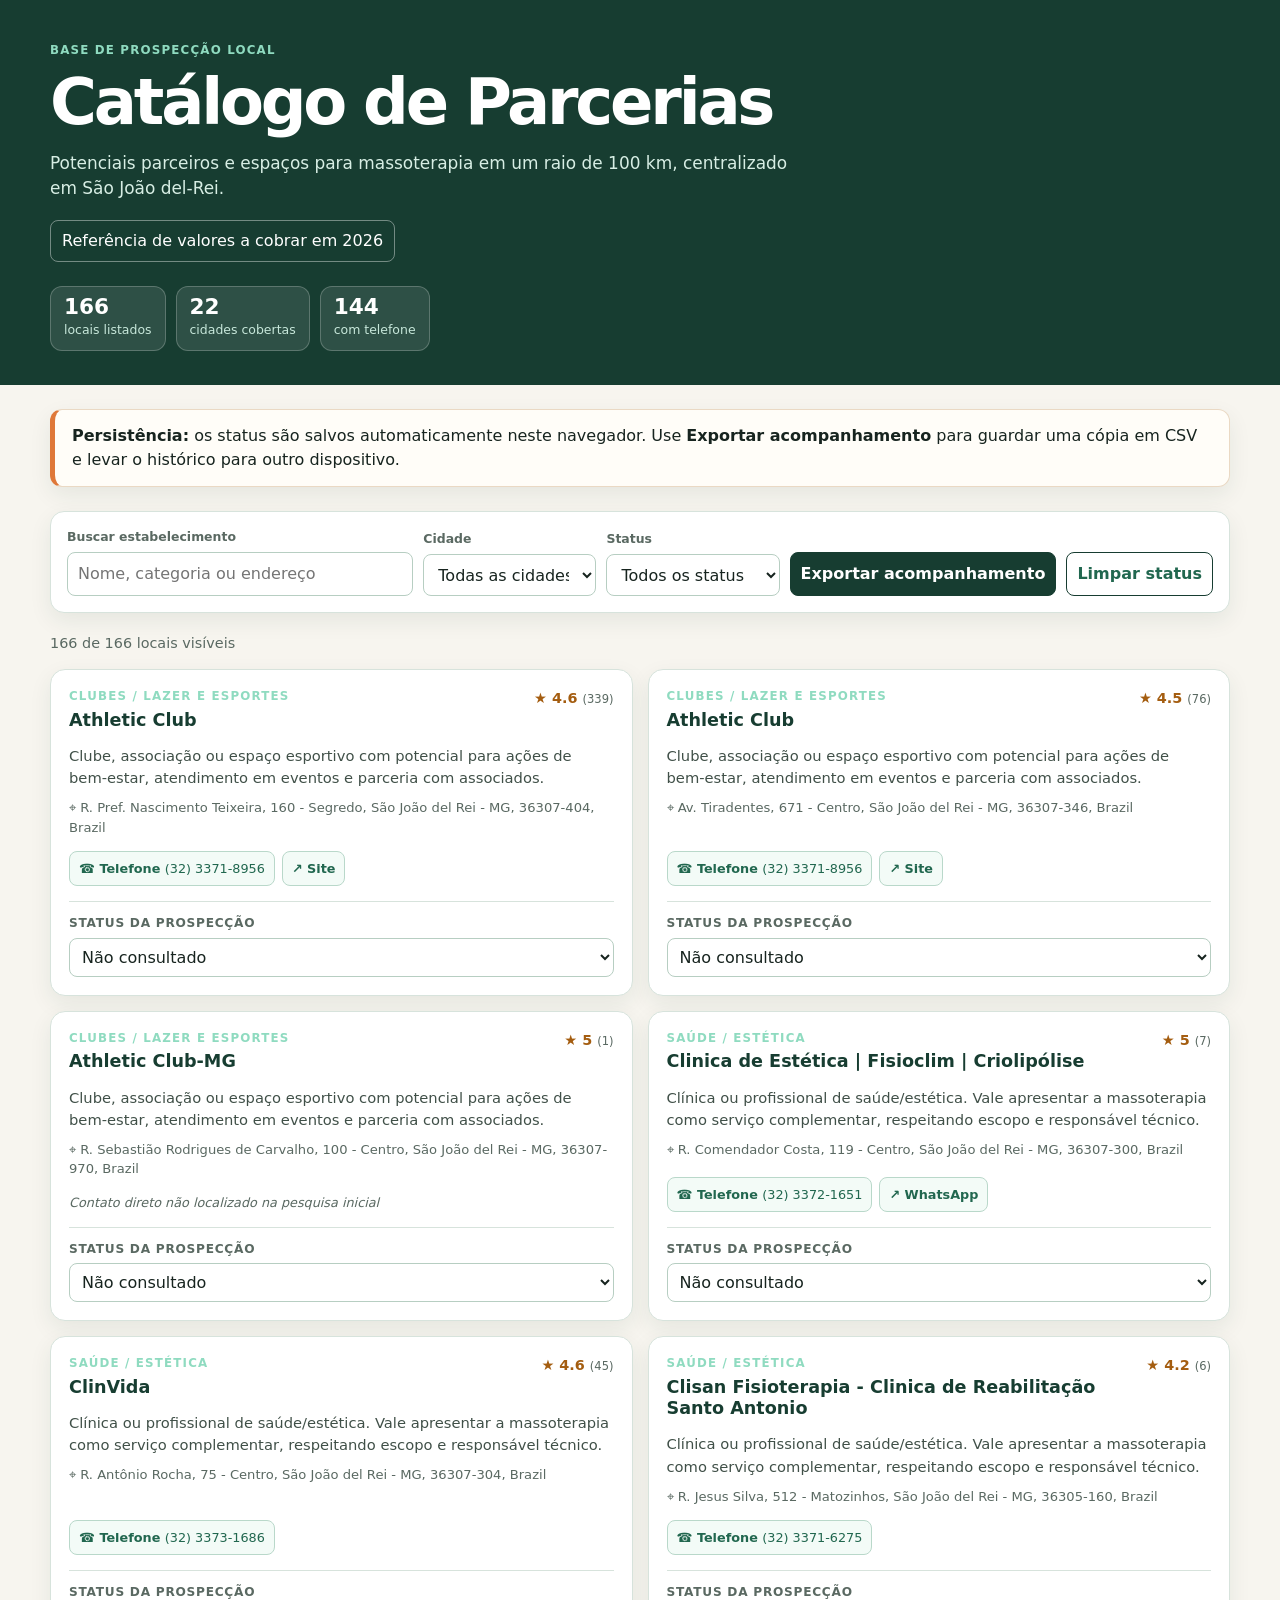
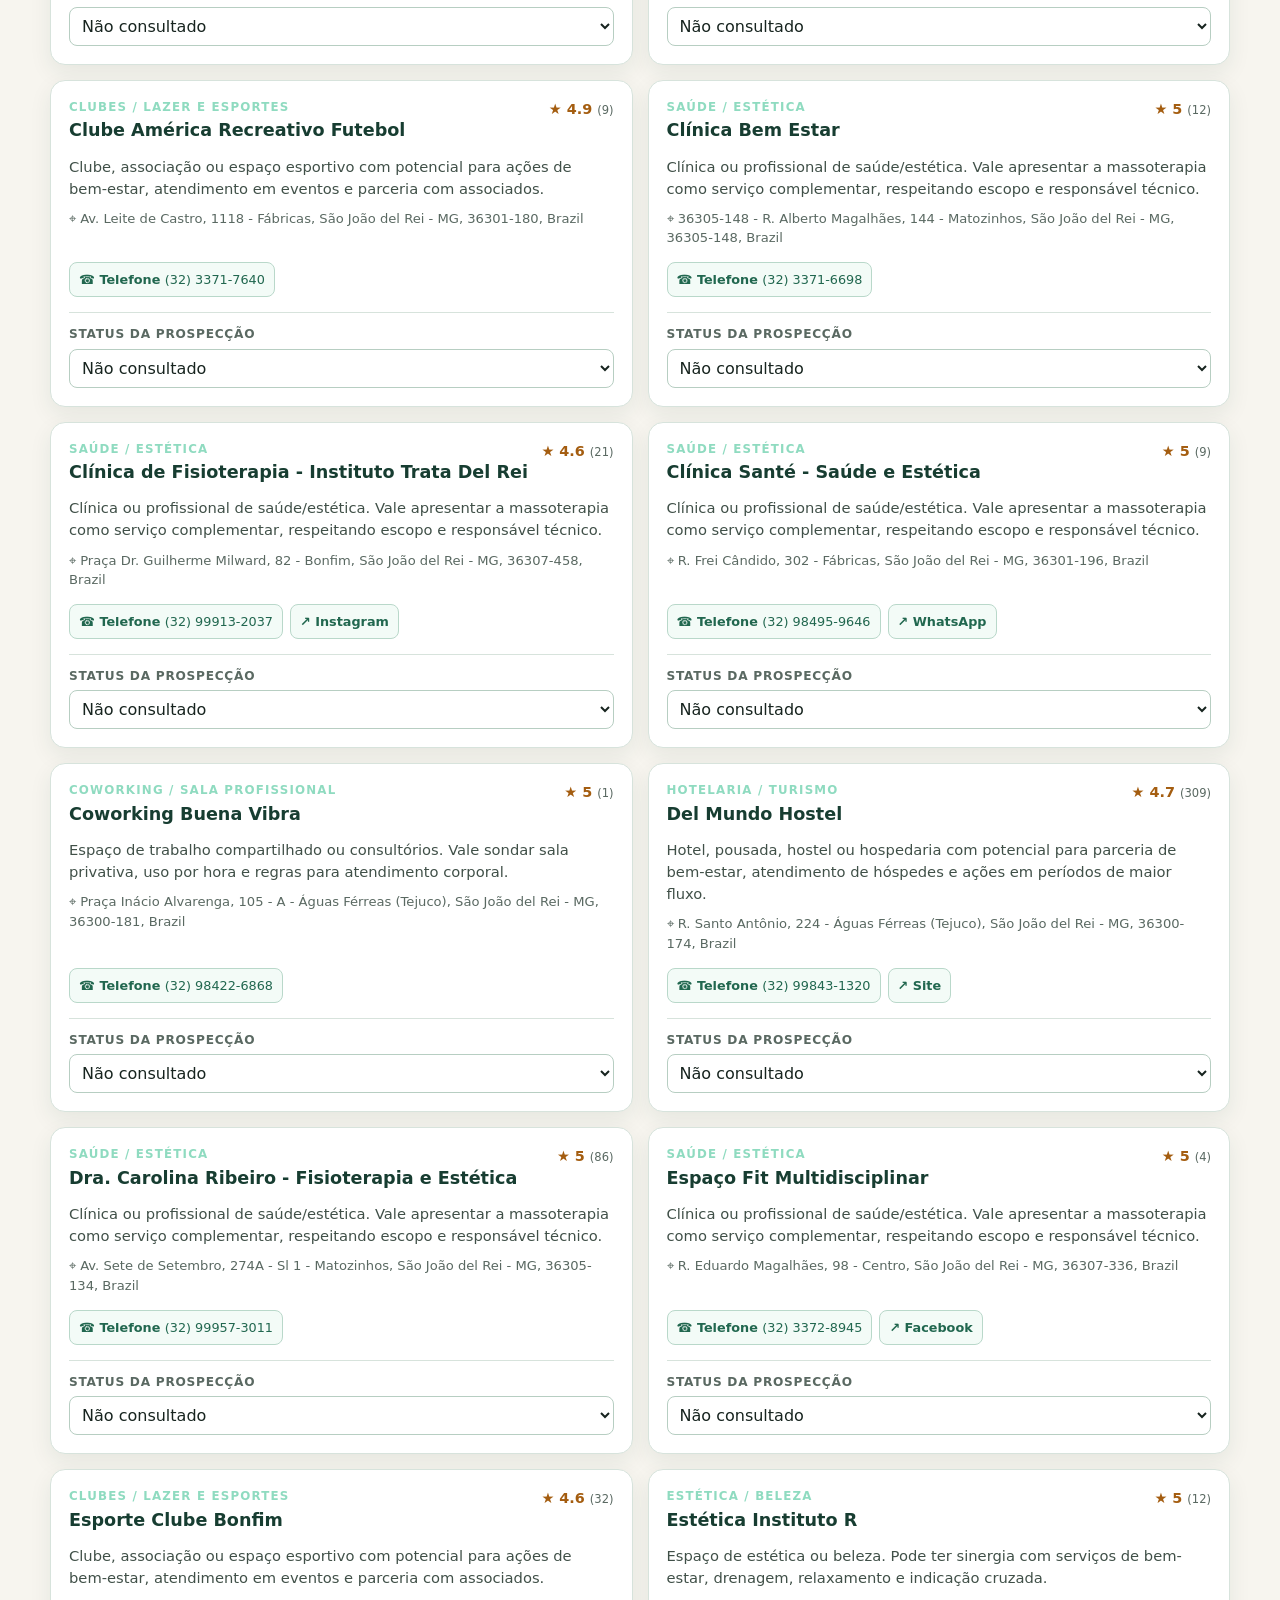
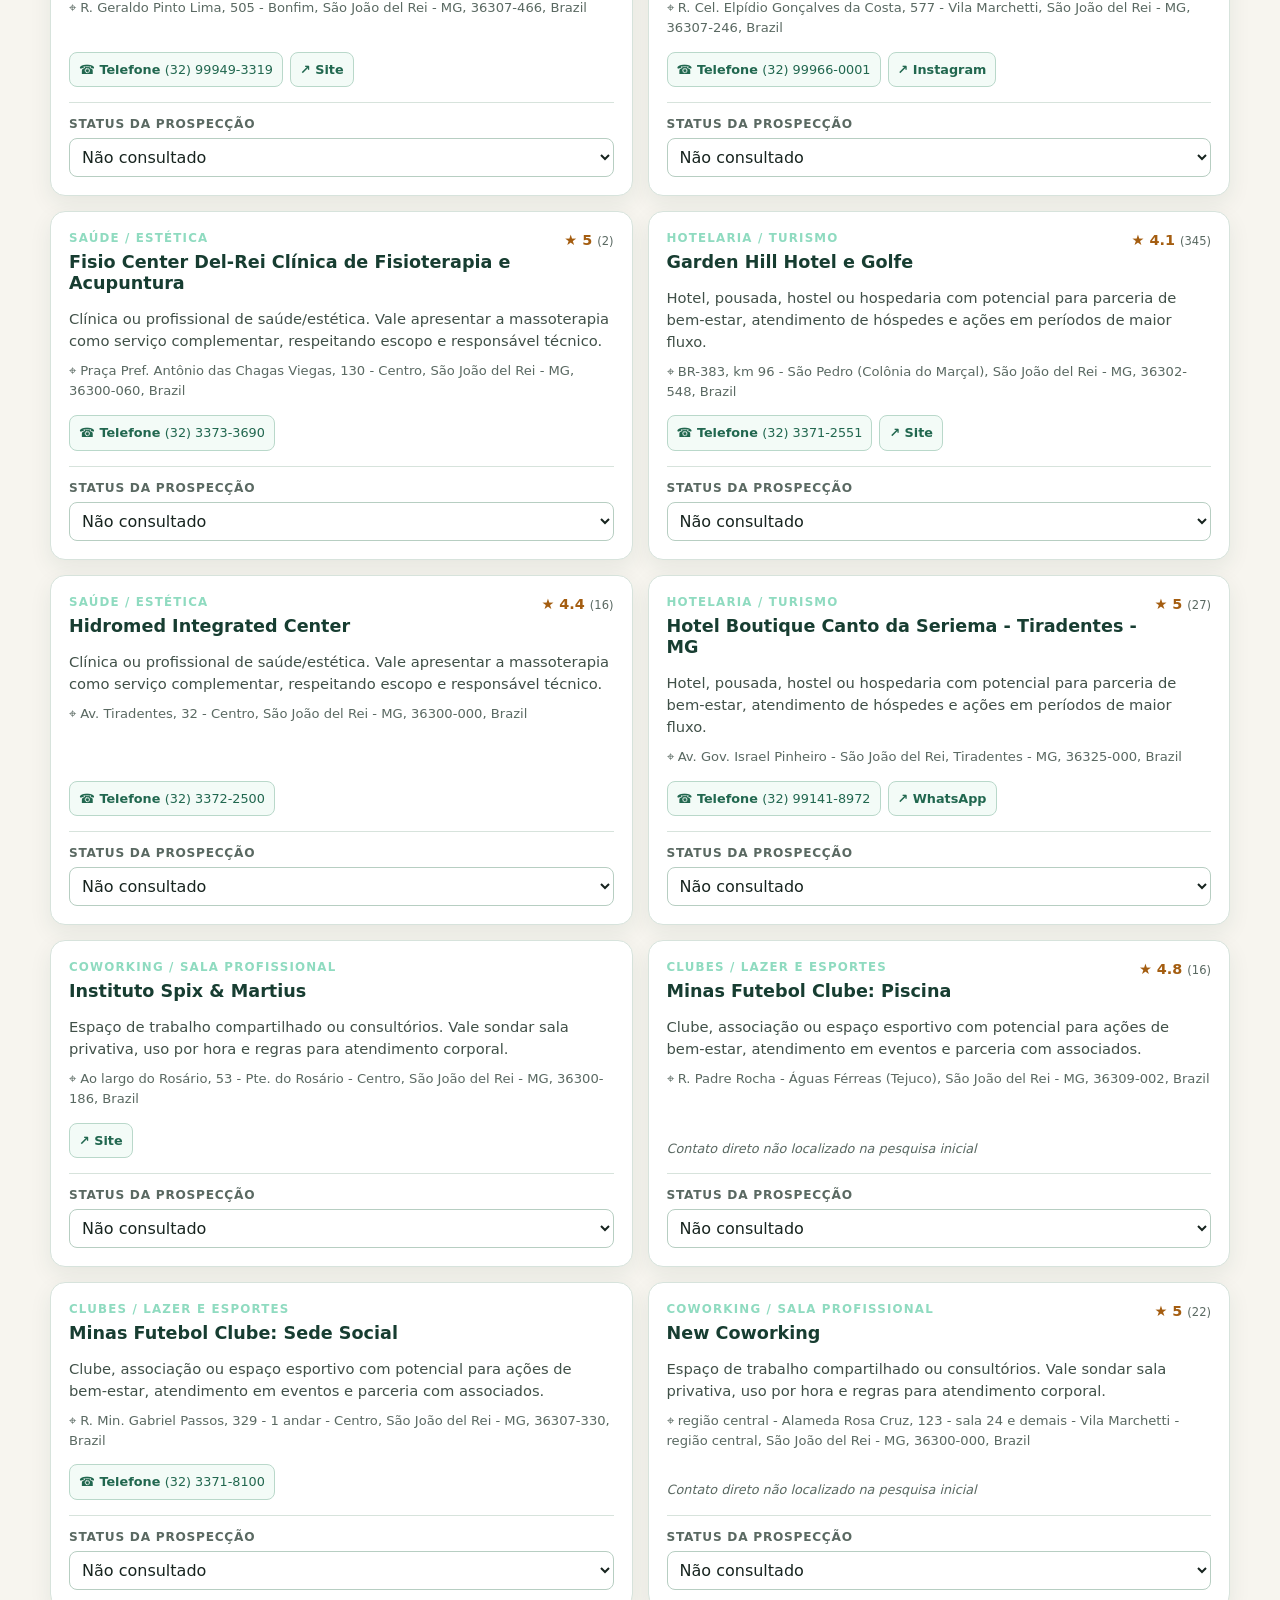
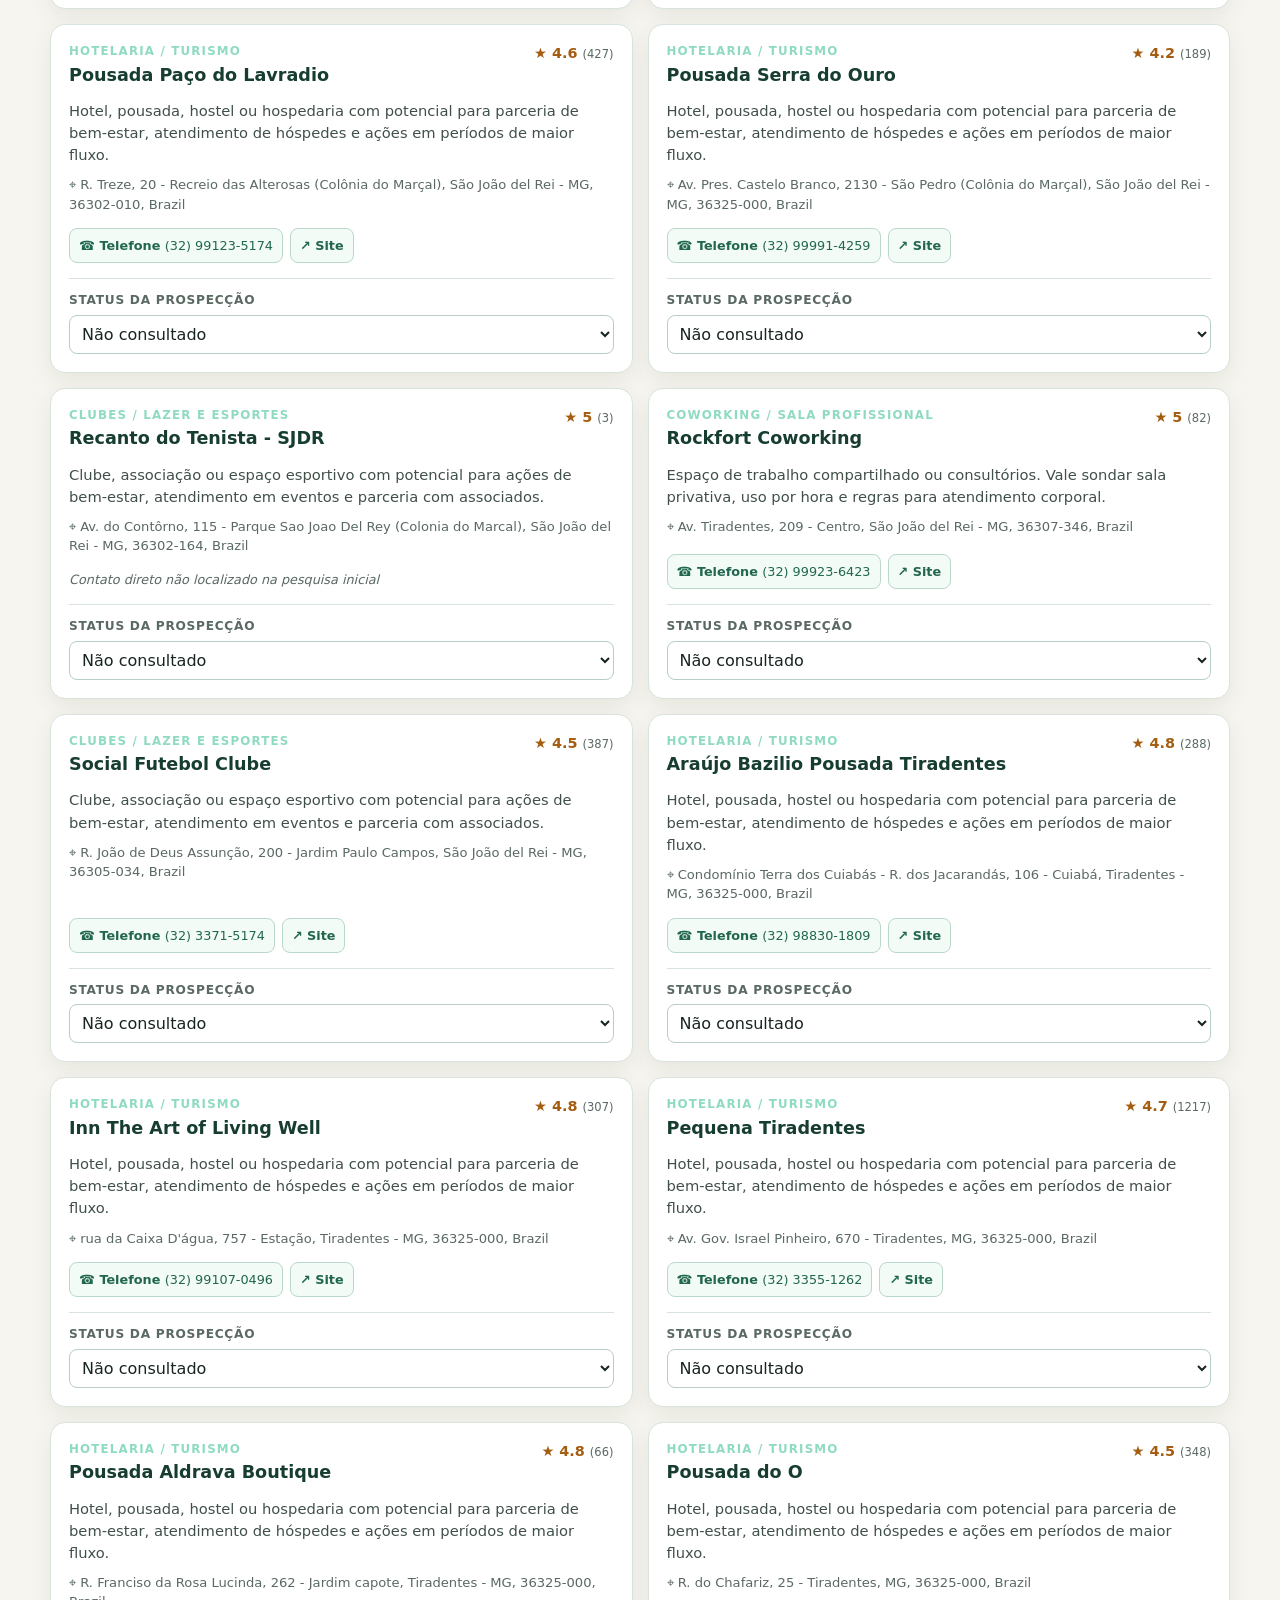
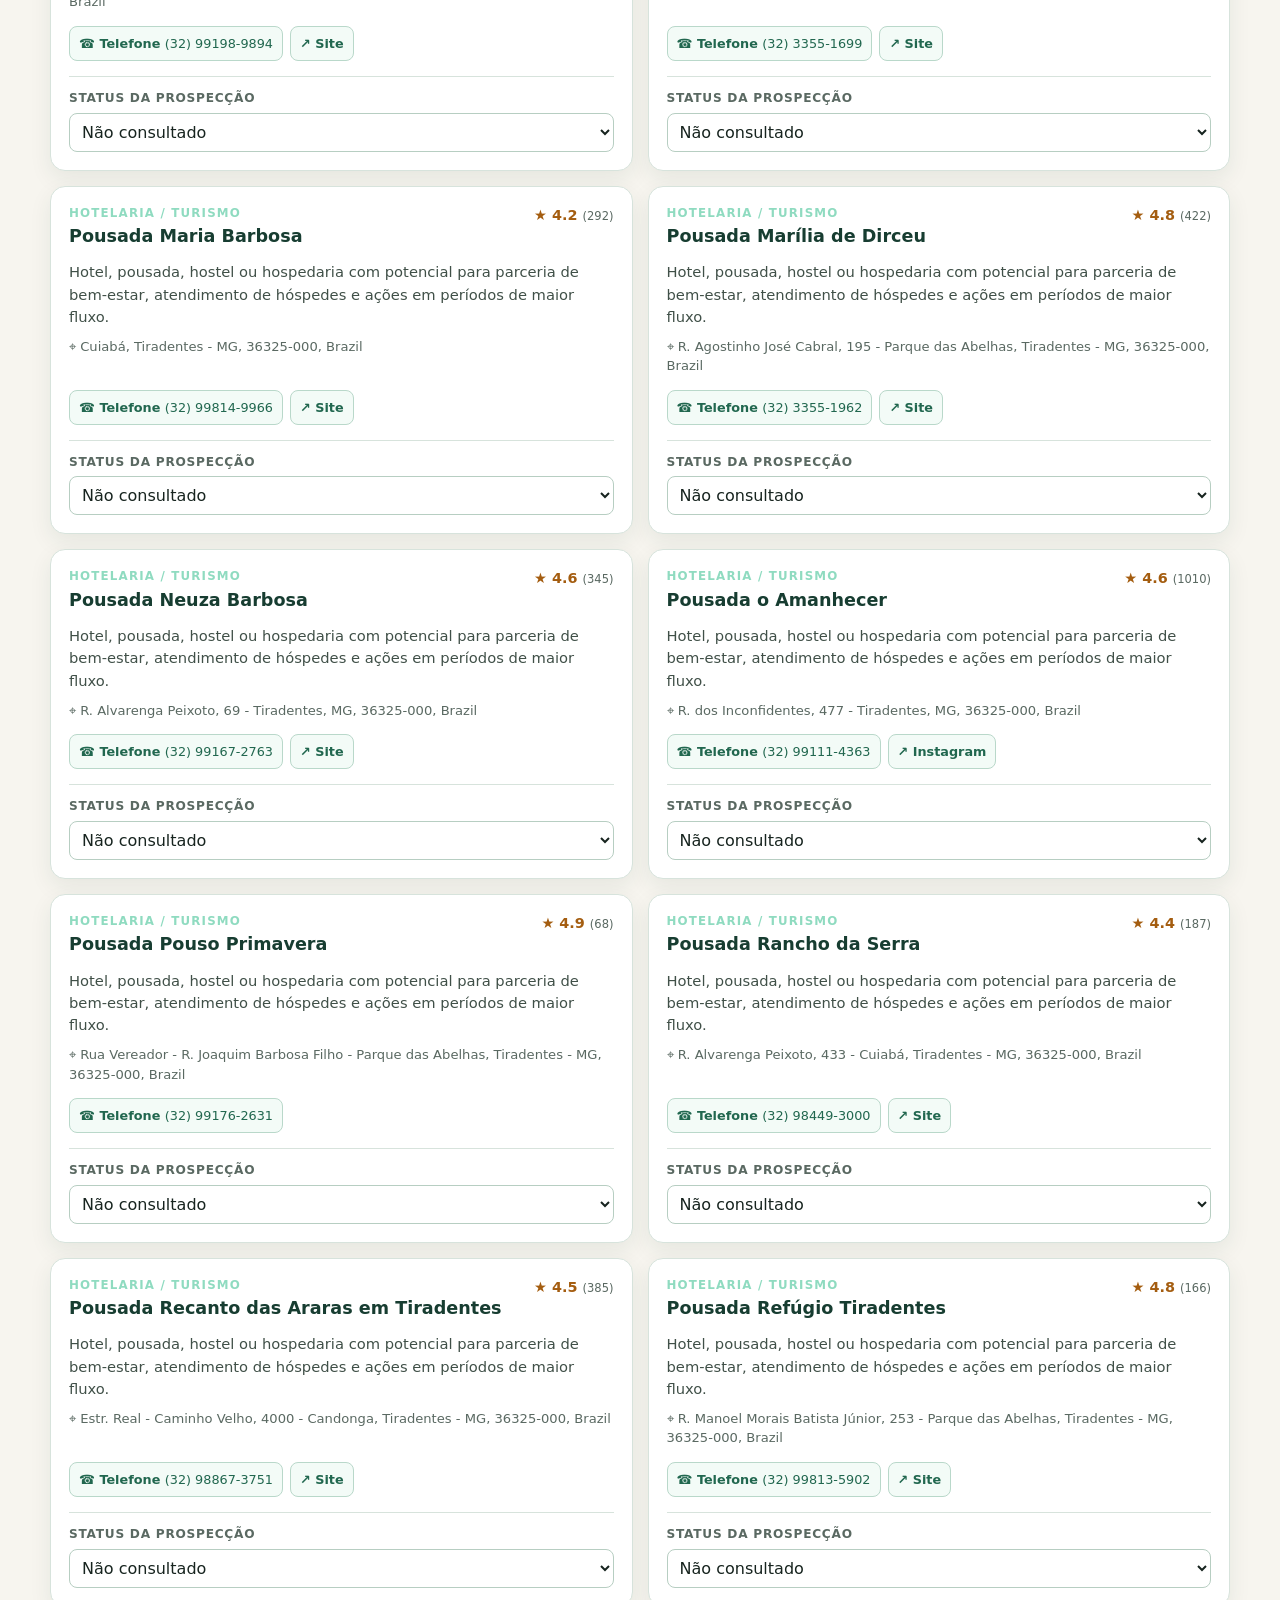
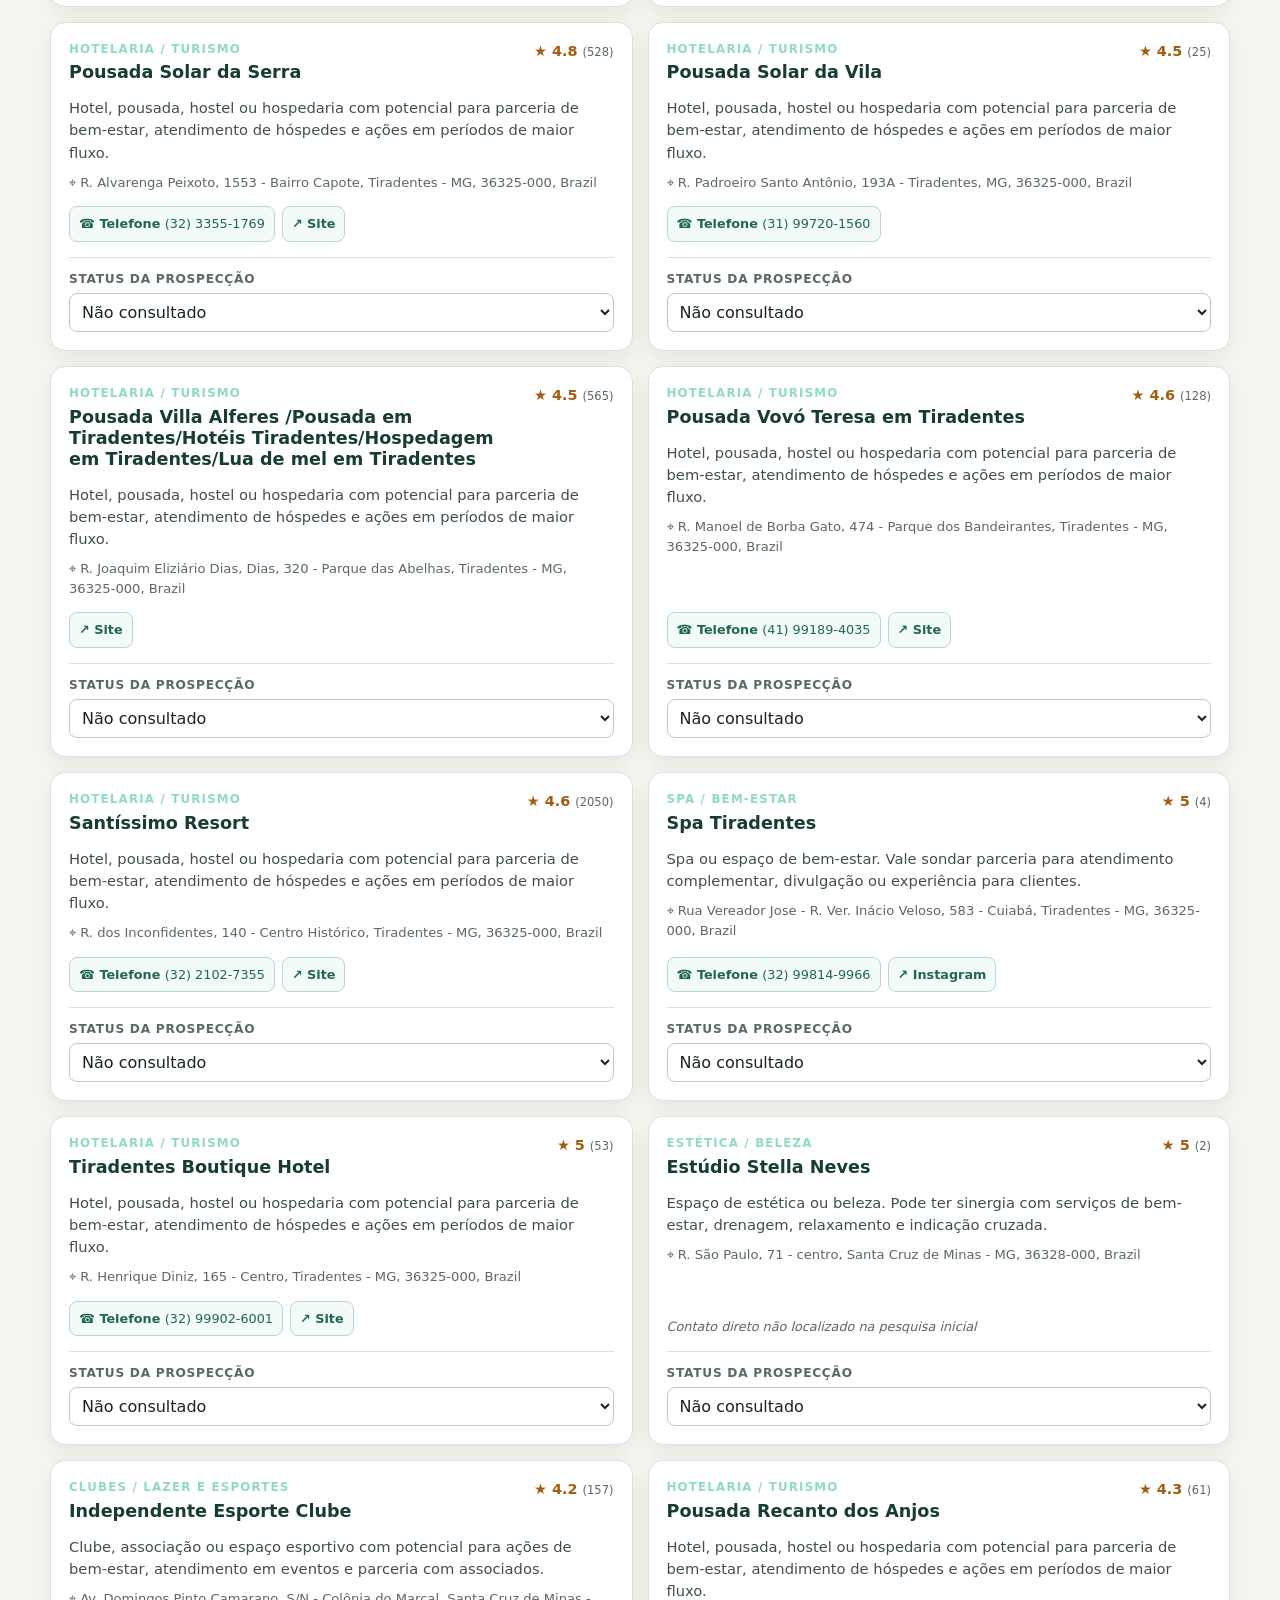
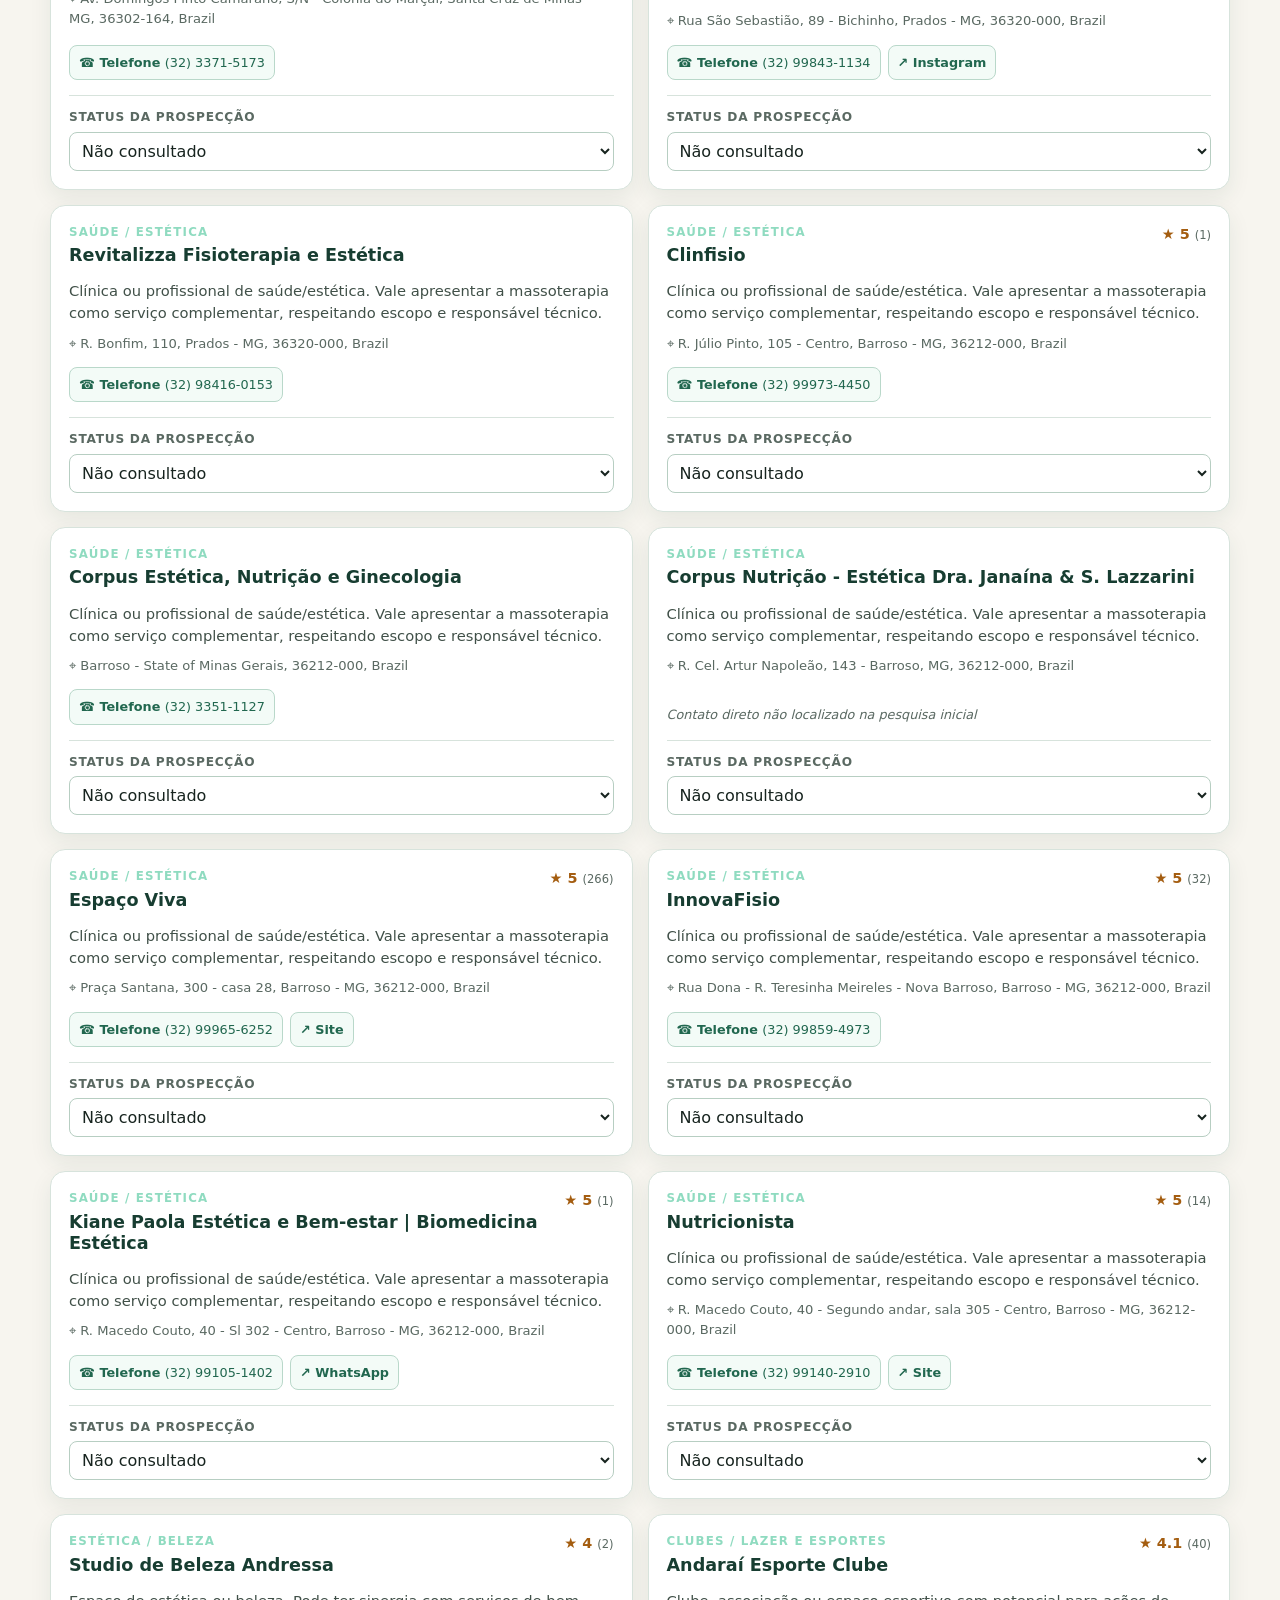
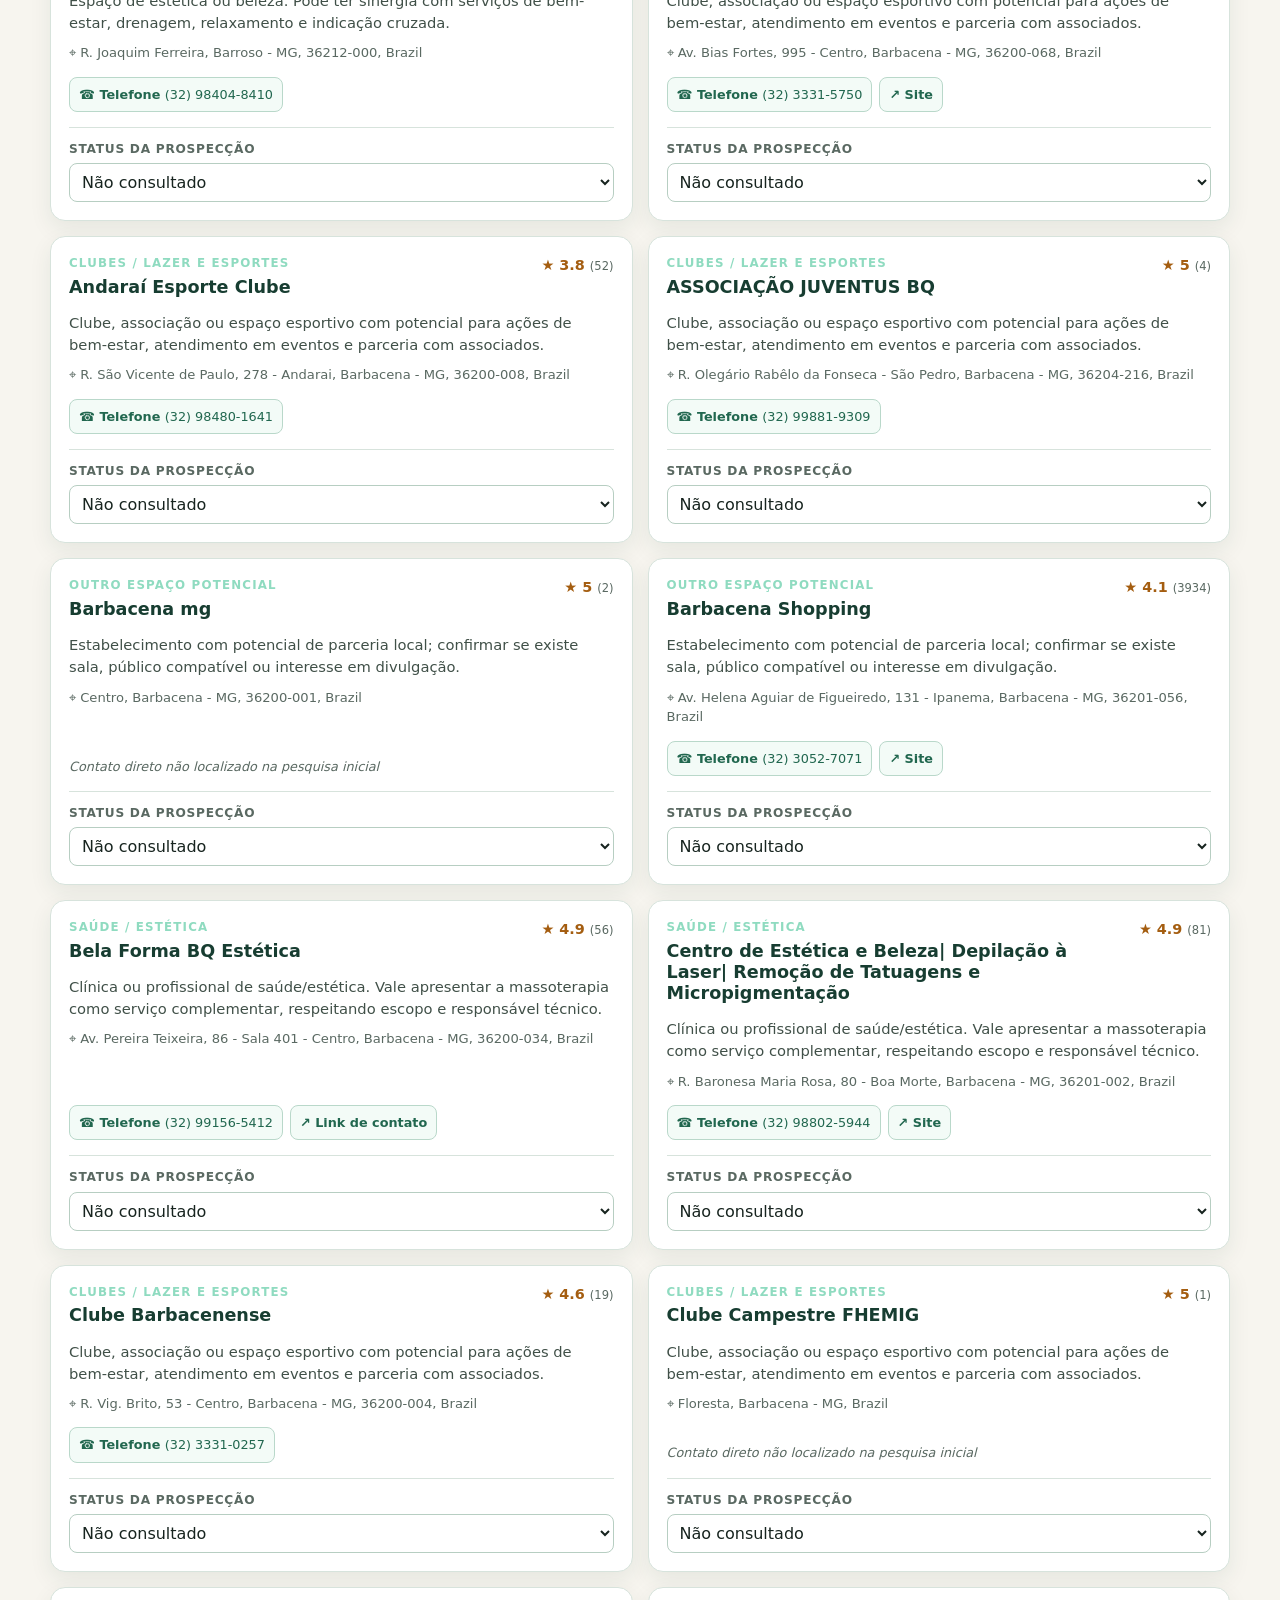
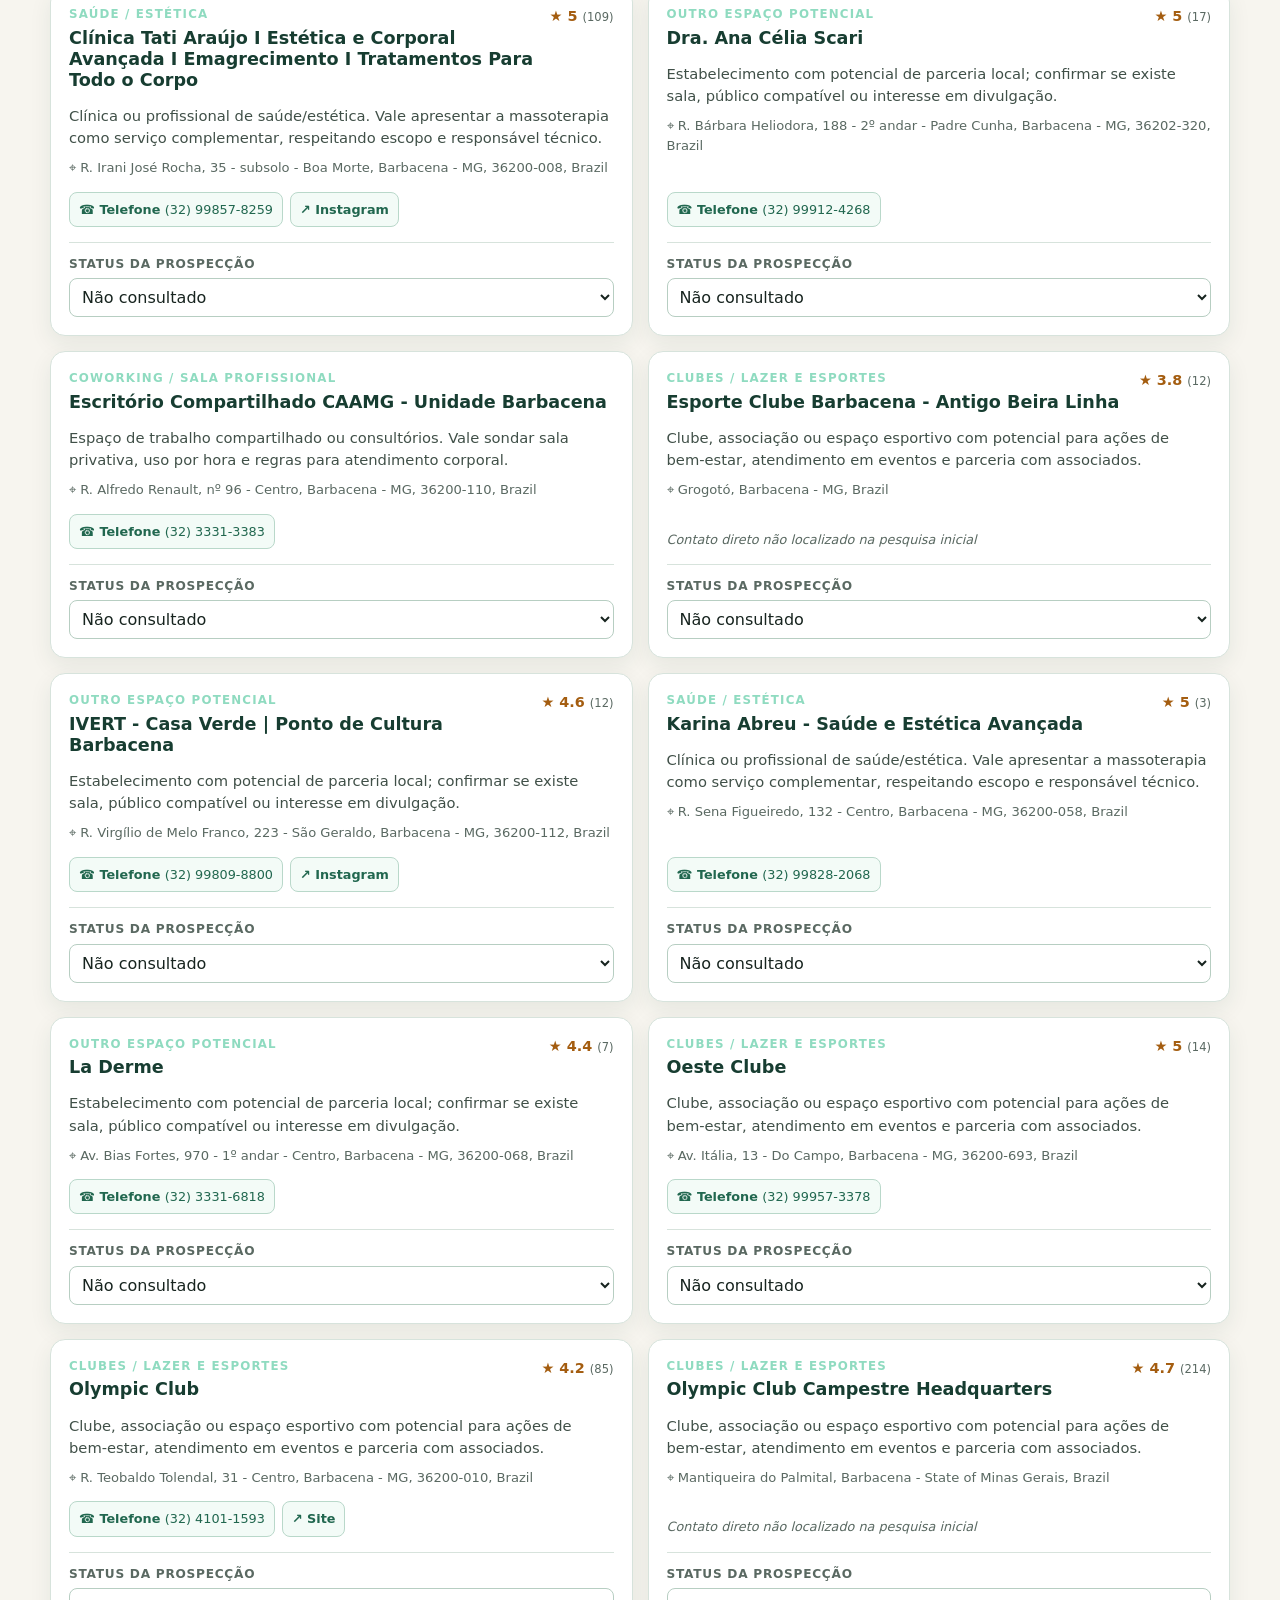
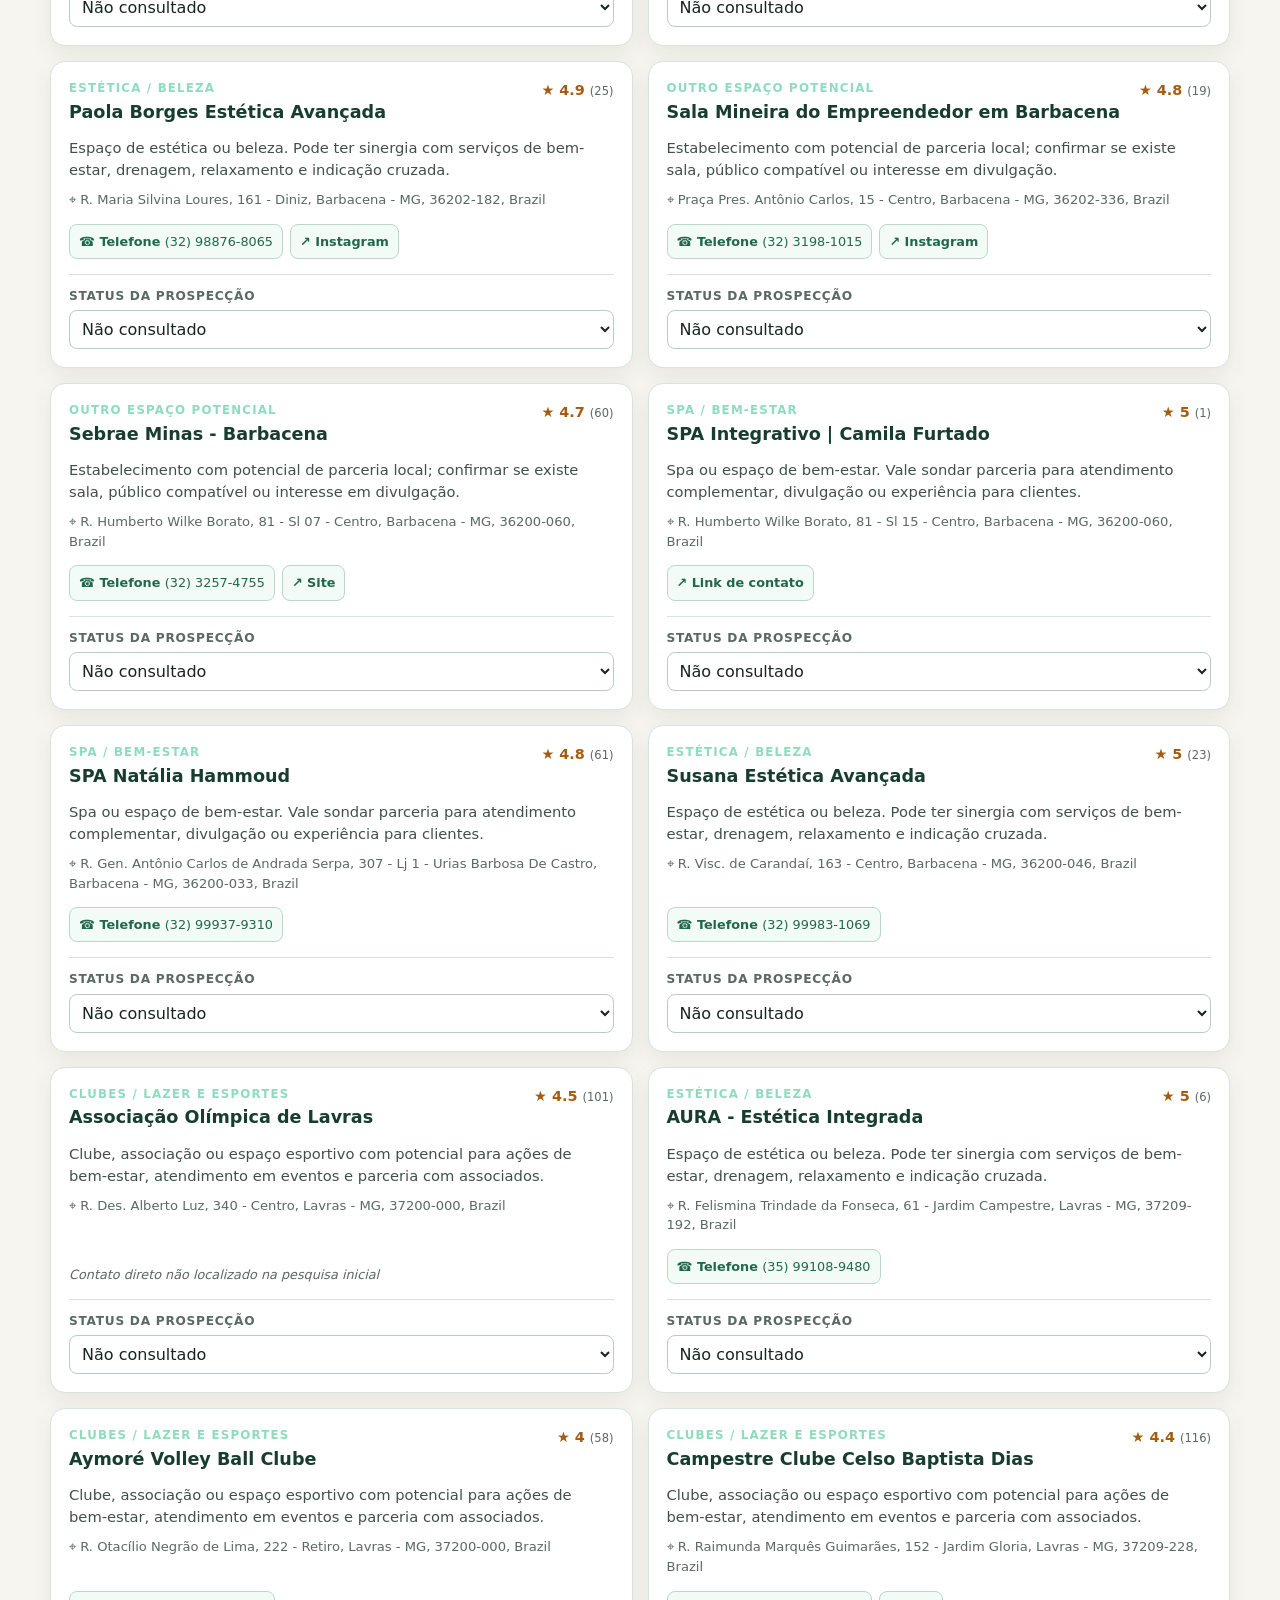
<file: index.html>
<!doctype html><html lang="pt-BR"><head><meta charset="utf-8"><title>Catálogo de Parcerias</title><meta name="description" content="Catálogo de potenciais parceiros para massoterapia em um raio de 100 km de São João del-Rei."><meta name="viewport" content="width=device-width, initial-scale=1"><meta name="theme-color" content="#173d31"><meta property="og:type" content="website"><meta property="og:title" content="Catálogo de Parcerias"><meta property="og:description" content="Potenciais parceiros, coworkings, clínicas, spas e hotéis para massoterapia em até 100 km de São João del-Rei."><link rel="stylesheet" href="assets/css/style.css?v=7"></head><body><header class="hero"><div class="wrap"><div class="kicker">Base de prospecção local</div><h1>Catálogo de Parcerias</h1><p id="scope">Carregando catálogo...</p><nav class="site-links"><a href="referencia-valores-2026/">Referência de valores a cobrar em 2026</a></nav><div class="stats"><div class="stat"><strong id="total">—</strong><span>locais listados</span></div><div class="stat"><strong id="citiesCount">—</strong><span>cidades cobertas</span></div><div class="stat"><strong id="phones">—</strong><span>com telefone</span></div></div></div></header><main class="wrap"><div class="notice"><strong>Persistência:</strong> os status são salvos automaticamente neste navegador. Use <strong>Exportar acompanhamento</strong> para guardar uma cópia em CSV e levar o histórico para outro dispositivo.</div><section class="toolbar" aria-label="Ferramentas do catálogo"><div class="field wide"><label for="search">Buscar estabelecimento</label><input id="search" type="search" placeholder="Nome, categoria ou endereço"></div><div class="field"><label for="city">Cidade</label><select id="city"><option value="todas">Todas as cidades</option></select></div><div class="field"><label for="statusFilter">Status</label><select id="statusFilter"><option value="todos">Todos os status</option><option value="nao-consultado">Não consultado</option><option value="consultado">Consultado</option><option value="positiva">Positiva</option><option value="negativa">Negativa</option><option value="espera">Em espera</option></select></div><button id="exportBtn" type="button">Exportar acompanhamento</button><button id="clearBtn" type="button" class="secondary">Limpar status</button></section><p id="resultCount" class="result-count" aria-live="polite"></p><section class="grid" id="catalog" aria-live="polite"></section></main><footer><div class="wrap"><strong>Critério:</strong> foram priorizados coworkings, clubes, clínicas, estética, beleza, spas e hotelaria identificados em fichas públicas; estabelecimentos explicitamente identificados como massoterapia foram removidos. A presença no catálogo não significa que o estabelecimento aceite parceria. A busca foi reduzida a um raio geográfico de 100 km a partir de São João del-Rei; os contatos devem ser confirmados antes da abordagem. E-mails não foram localizados de forma confiável na pesquisa inicial.<br><br>Pesquisa inicial: 18/08/2026.</div></footer><script src="assets/js/app.js?v=6"></script></body></html>
</file>
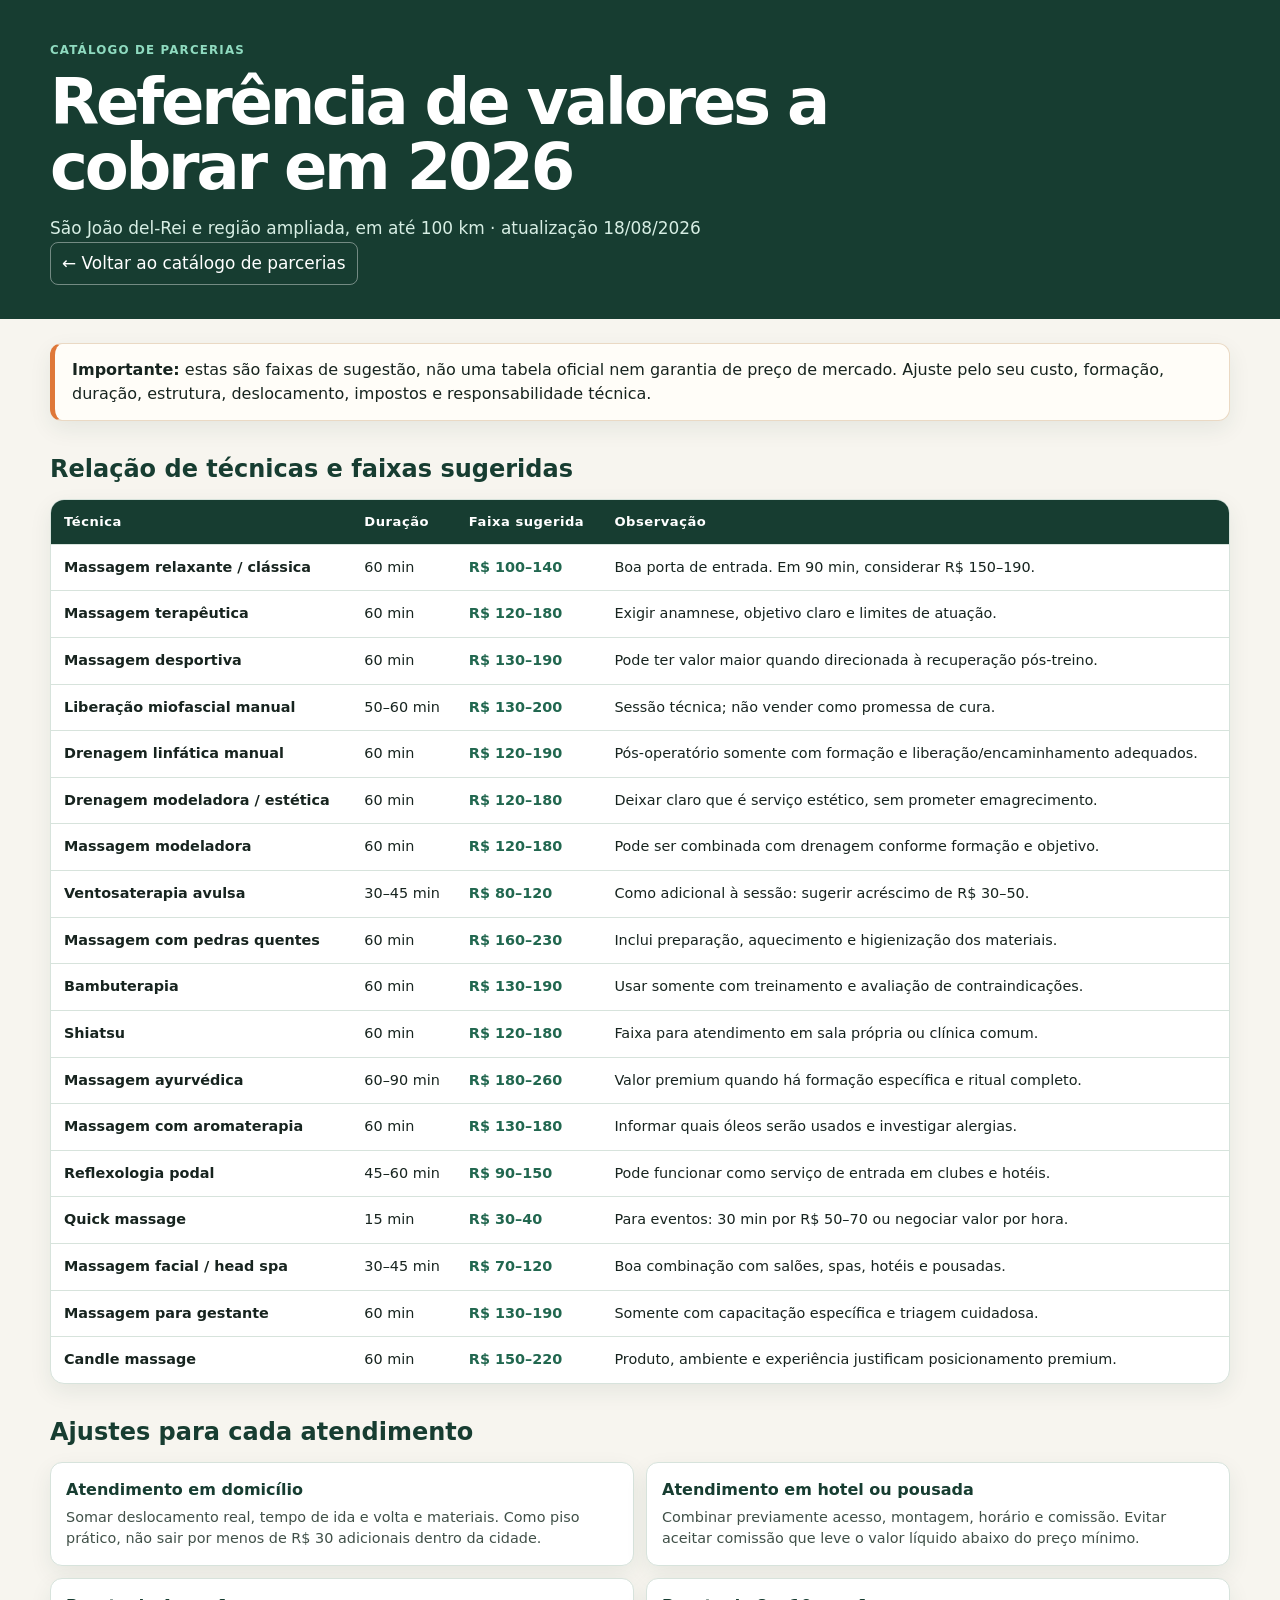
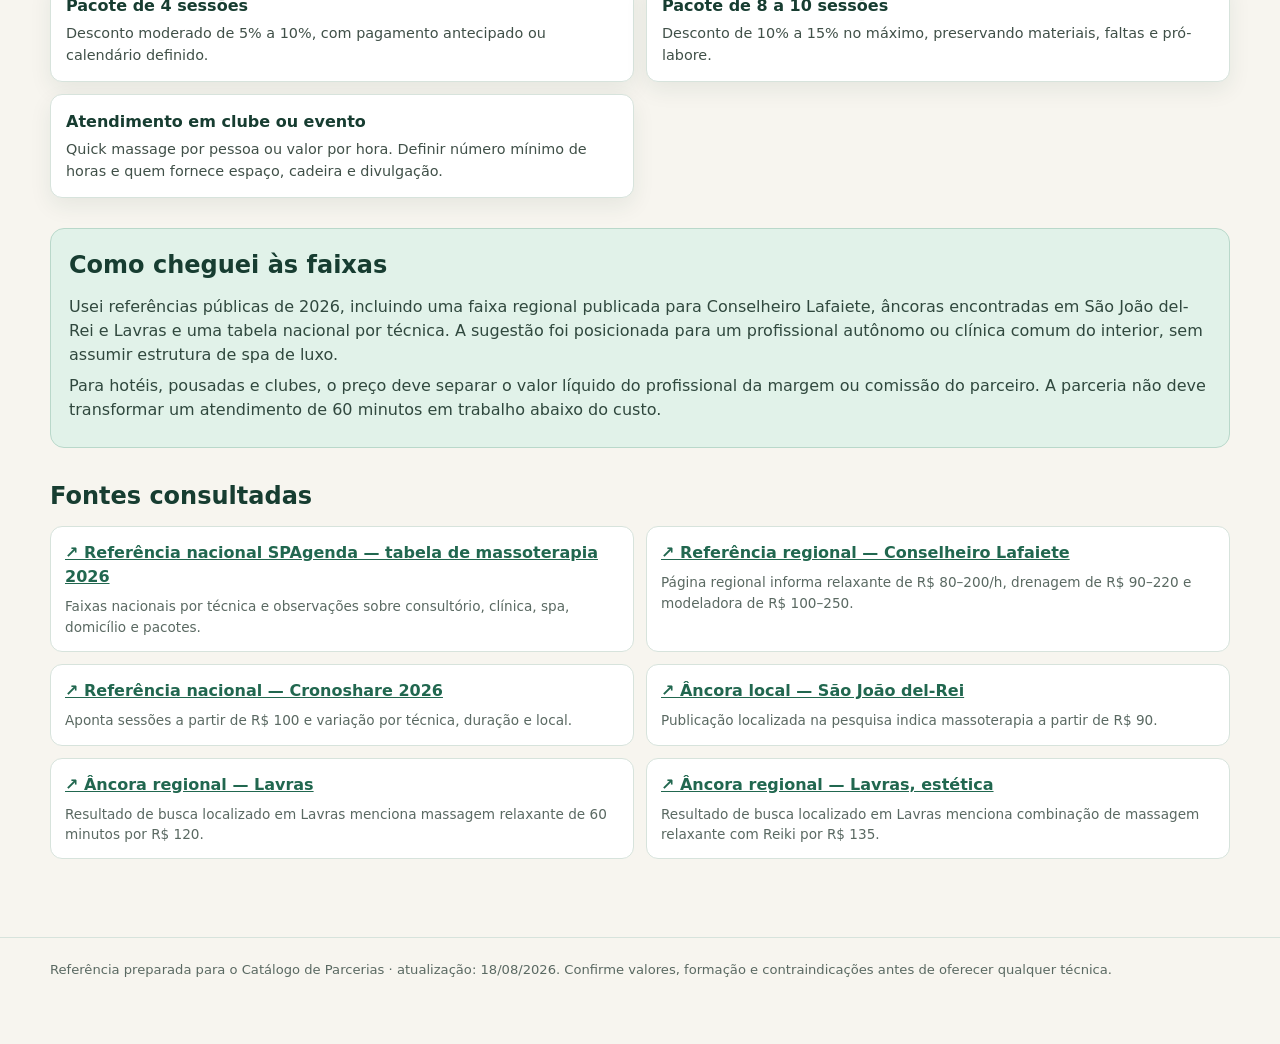
<file: referencia-valores-2026/index.html>
<!doctype html><html lang="pt-BR"><head><meta charset="utf-8"><title>Referência de valores a cobrar em 2026 — Catálogo de Parcerias</title><meta name="description" content="Faixas sugeridas de valores para técnicas de massoterapia em São João del-Rei e região em 2026."><meta name="viewport" content="width=device-width, initial-scale=1"><meta name="theme-color" content="#173d31"><meta property="og:type" content="website"><meta property="og:title" content="Referência de valores a cobrar em 2026"><meta property="og:description" content="Técnicas, durações e faixas sugeridas para massoterapia na região de São João del-Rei."><link rel="stylesheet" href="../assets/css/style.css?v=7"><link rel="stylesheet" href="../assets/css/reference.css?v=1"></head><body><header class="hero"><div class="wrap"><div class="kicker">Catálogo de Parcerias</div><h1>Referência de valores a cobrar em 2026</h1><p id="region">Carregando referência regional...</p><p class="back-link"><a href="../">← Voltar ao catálogo de parcerias</a></p></div></header><main class="wrap reference-main"><div class="notice"><strong>Importante:</strong> estas são faixas de sugestão, não uma tabela oficial nem garantia de preço de mercado. Ajuste pelo seu custo, formação, duração, estrutura, deslocamento, impostos e responsabilidade técnica.</div><section><h2>Relação de técnicas e faixas sugeridas</h2><div class="table-wrap"><table><thead><tr><th>Técnica</th><th>Duração</th><th>Faixa sugerida</th><th>Observação</th></tr></thead><tbody id="techniques"><tr><td colspan="4">Carregando...</td></tr></tbody></table></div></section><section><h2>Ajustes para cada atendimento</h2><div id="adjustments" class="adjustment-grid"></div></section><section class="method"><h2>Como cheguei às faixas</h2><p>Usei referências públicas de 2026, incluindo uma faixa regional publicada para Conselheiro Lafaiete, âncoras encontradas em São João del-Rei e Lavras e uma tabela nacional por técnica. A sugestão foi posicionada para um profissional autônomo ou clínica comum do interior, sem assumir estrutura de spa de luxo.</p><p>Para hotéis, pousadas e clubes, o preço deve separar o valor líquido do profissional da margem ou comissão do parceiro. A parceria não deve transformar um atendimento de 60 minutos em trabalho abaixo do custo.</p></section><section><h2>Fontes consultadas</h2><div id="sources" class="sources"></div></section></main><footer><div class="wrap">Referência preparada para o Catálogo de Parcerias · atualização: 18/08/2026. Confirme valores, formação e contraindicações antes de oferecer qualquer técnica.</div></footer><script src="../assets/js/reference.js?v=1"></script></body></html>
</file>
<file: assets/css/style.css>
/* Layout and visual tokens for Catálogo de Parcerias. */
:root{--ink:#17241f;--muted:#5a6962;--green:#173d31;--green2:#21674f;--mint:#e1f2e9;--cream:#f7f5ef;--line:#d7e3dc;--orange:#df7839;--shadow:0 8px 22px rgba(23,61,49,.08)}*{box-sizing:border-box}body{margin:0;background:var(--cream);color:var(--ink);font-family:system-ui,-apple-system,"Segoe UI",sans-serif;line-height:1.5}a{color:var(--green2)}.wrap{width:min(1180px,calc(100% - 32px));margin:auto}.hero{background:var(--green);color:#fff;padding:42px 0 34px}.eyebrow,.kicker{font-size:.74rem;text-transform:uppercase;letter-spacing:.1em;font-weight:800;color:#8fdbc0}.hero h1{font-size:clamp(2.2rem,5vw,4rem);line-height:1.02;letter-spacing:-.05em;max-width:800px;margin:10px 0 16px}.hero p{color:#d7eee4;max-width:760px;font-size:1.06rem;margin:0}.site-links{margin-top:18px}.site-links a{display:inline-block;color:#fff;text-decoration:none;border:1px solid rgba(255,255,255,.4);border-radius:8px;padding:8px 11px}.site-links a:hover{background:rgba(255,255,255,.12)}.stats{display:flex;flex-wrap:wrap;gap:10px;margin-top:24px}.stat{border:1px solid rgba(255,255,255,.22);background:rgba(255,255,255,.1);border-radius:12px;padding:9px 13px}.stat strong{display:block;font-size:1.35rem;line-height:1}.stat span{font-size:.78rem;color:#c7e7da}.notice{background:#fffdf8;border:1px solid #ead9c4;border-left:5px solid var(--orange);border-radius:12px;padding:14px 17px;margin:24px auto;box-shadow:var(--shadow)}.toolbar{background:#fff;border:1px solid var(--line);border-radius:14px;padding:16px;display:grid;grid-template-columns:2fr 1fr 1fr auto auto;gap:10px;align-items:end;box-shadow:var(--shadow);margin:20px 0}.field label{display:block;font-size:.78rem;font-weight:800;color:var(--muted);margin-bottom:5px}.field input,.field select,.toolbar button{width:100%;min-height:42px;border:1px solid #b7cec2;border-radius:8px;padding:9px 10px;background:#fff;color:var(--ink);font:inherit}.field input:focus,.field select:focus,.toolbar button:focus{outline:3px solid #a8dfc9;outline-offset:1px}.toolbar button{cursor:pointer;font-weight:800;background:var(--green);border-color:var(--green);color:#fff;white-space:nowrap}.toolbar button.secondary{background:#fff;color:var(--green2)}.result-count{margin:14px 0;color:var(--muted);font-size:.9rem}.grid{display:grid;grid-template-columns:repeat(2,minmax(0,1fr));gap:15px;padding-bottom:44px}.partner-card{background:#fff;border:1px solid var(--line);border-radius:15px;padding:18px;box-shadow:var(--shadow);display:flex;flex-direction:column}.card-head{display:flex;justify-content:space-between;gap:12px;align-items:flex-start}.partner-card h2{font-size:1.1rem;line-height:1.2;color:var(--green);margin:4px 0 0}.rating{white-space:nowrap;color:#a45d10;font-weight:800;font-size:.9rem}.rating small{color:var(--muted);font-weight:500;font-size:.72rem}.description{font-size:.92rem;color:#405048;margin:14px 0 9px}.address{font-size:.82rem;color:var(--muted);margin:0 0 14px}.contacts{display:flex;gap:7px;flex-wrap:wrap;margin-top:auto}.contact{font-size:.8rem;text-decoration:none;border:1px solid #b9d8ca;border-radius:8px;padding:7px 9px;background:#f3fbf7;color:var(--green2);font-weight:750}.contact:hover{background:var(--mint)}.contact span{font-weight:500}.no-contact{font-size:.8rem;color:var(--muted);font-style:italic}.follow{border-top:1px solid var(--line);margin-top:15px;padding-top:12px}.follow label{display:block;color:var(--muted);font-size:.76rem;font-weight:800;text-transform:uppercase;letter-spacing:.06em;margin-bottom:5px}.status-select{width:100%;border:1px solid #b7cec2;border-radius:8px;padding:8px;background:#fff;color:var(--ink);font:inherit}.hidden{display:none!important}footer{border-top:1px solid var(--line);padding:22px 0 64px;color:var(--muted);font-size:.82rem}@media(max-width:800px){.toolbar{grid-template-columns:1fr 1fr}.toolbar .wide{grid-column:1/-1}.grid{grid-template-columns:1fr}}@media(max-width:480px){.wrap{width:calc(100% - 22px)}.toolbar{grid-template-columns:1fr}.toolbar .wide{grid-column:auto}.hero{padding-top:32px}}
</file>
<file: assets/css/reference.css>
.reference-main{padding-bottom:48px}.back-link{margin-top:22px}.back-link a{display:inline-block;color:#fff;border:1px solid rgba(255,255,255,.4);border-radius:8px;padding:8px 11px;text-decoration:none}.back-link a:hover{background:rgba(255,255,255,.12)}section{margin:30px 0}section h2{font-size:1.5rem;color:var(--green);margin:0 0 12px}.table-wrap{overflow-x:auto;background:#fff;border:1px solid var(--line);border-radius:14px;box-shadow:var(--shadow)}table{border-collapse:collapse;width:100%;min-width:720px}th,td{text-align:left;padding:12px 13px;border-bottom:1px solid var(--line);vertical-align:top}th{background:var(--green);color:#fff;font-size:.82rem;letter-spacing:.04em}td{font-size:.9rem}tbody tr:last-child td{border-bottom:0}tbody tr:hover{background:#f5fbf7}td:nth-child(3){font-weight:800;color:var(--green2);white-space:nowrap}.adjustment-grid{display:grid;grid-template-columns:repeat(2,minmax(0,1fr));gap:12px}.adjustment{background:#fff;border:1px solid var(--line);border-radius:12px;padding:15px;box-shadow:var(--shadow)}.adjustment strong{display:block;color:var(--green);margin-bottom:5px}.adjustment p{margin:0;color:#405048;font-size:.9rem}.method{background:var(--mint);border:1px solid #b9d8ca;border-radius:14px;padding:18px}.method p{margin:7px 0;color:#30483e}.sources{display:grid;grid-template-columns:repeat(2,minmax(0,1fr));gap:12px}.source{background:#fff;border:1px solid var(--line);border-radius:12px;padding:14px}.source a{font-weight:800;color:var(--green2)}.source p{margin:7px 0 0;color:var(--muted);font-size:.85rem}@media(max-width:700px){.adjustment-grid,.sources{grid-template-columns:1fr}.reference-main{width:min(100% - 22px,1180px)}}
</file>
